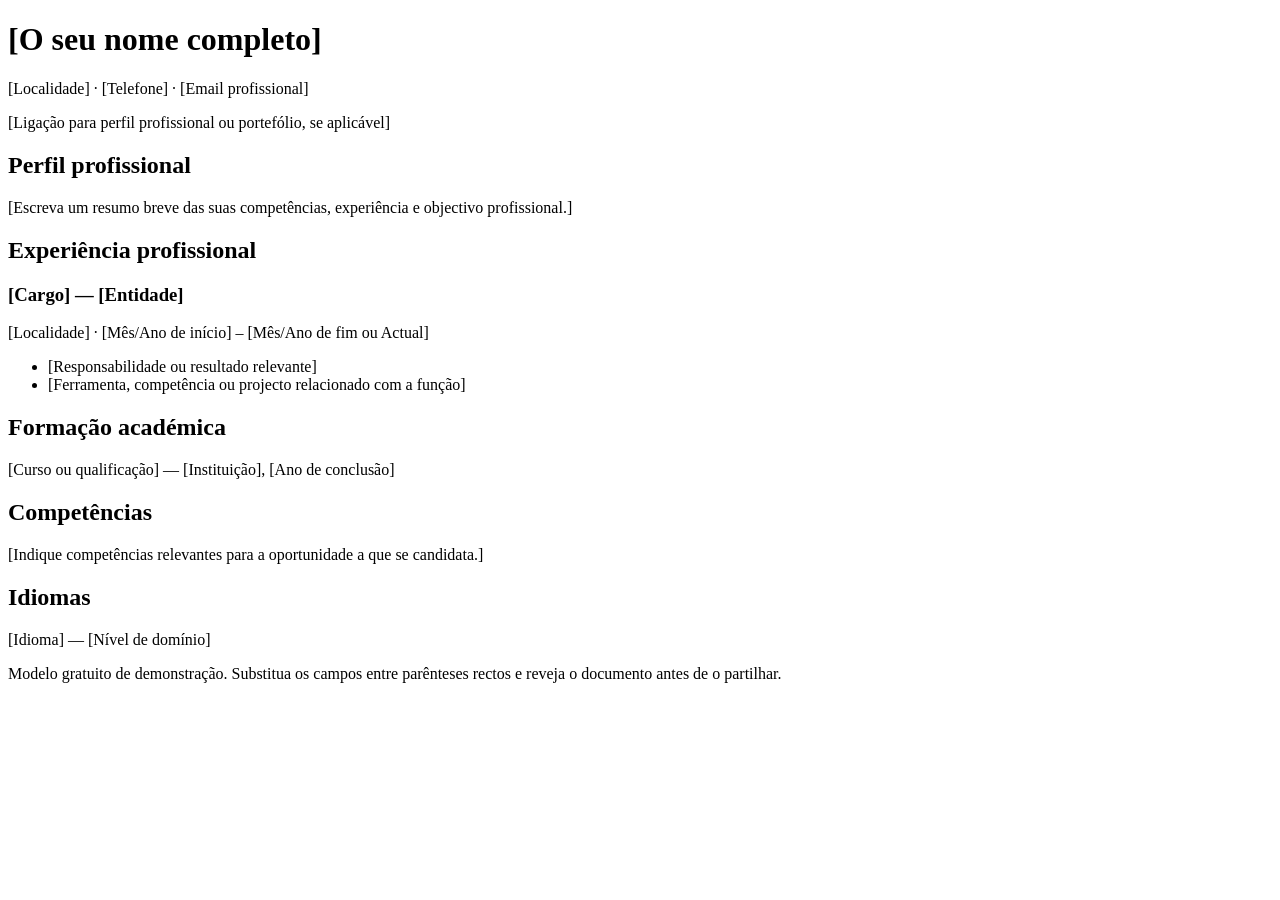
<file: static/downloads/modelo-cv-base.html>
<!DOCTYPE html>
<html lang="pt-PT">
<head>
  <meta charset="utf-8">
  <meta name="viewport" content="width=device-width, initial-scale=1">
  <title>Modelo base de currículo</title>
</head>
<body>
  <header>
    <h1>[O seu nome completo]</h1>
    <p>[Localidade] · [Telefone] · [Email profissional]</p>
    <p>[Ligação para perfil profissional ou portefólio, se aplicável]</p>
  </header>
  <main>
    <section>
      <h2>Perfil profissional</h2>
      <p>[Escreva um resumo breve das suas competências, experiência e objectivo profissional.]</p>
    </section>
    <section>
      <h2>Experiência profissional</h2>
      <article>
        <h3>[Cargo] — [Entidade]</h3>
        <p>[Localidade] · [Mês/Ano de início] – [Mês/Ano de fim ou Actual]</p>
        <ul>
          <li>[Responsabilidade ou resultado relevante]</li>
          <li>[Ferramenta, competência ou projecto relacionado com a função]</li>
        </ul>
      </article>
    </section>
    <section>
      <h2>Formação académica</h2>
      <p>[Curso ou qualificação] — [Instituição], [Ano de conclusão]</p>
    </section>
    <section>
      <h2>Competências</h2>
      <p>[Indique competências relevantes para a oportunidade a que se candidata.]</p>
    </section>
    <section>
      <h2>Idiomas</h2>
      <p>[Idioma] — [Nível de domínio]</p>
    </section>
  </main>
  <footer>
    <p>Modelo gratuito de demonstração. Substitua os campos entre parênteses rectos e reveja o documento antes de o partilhar.</p>
  </footer>
</body>
</html>
</file>
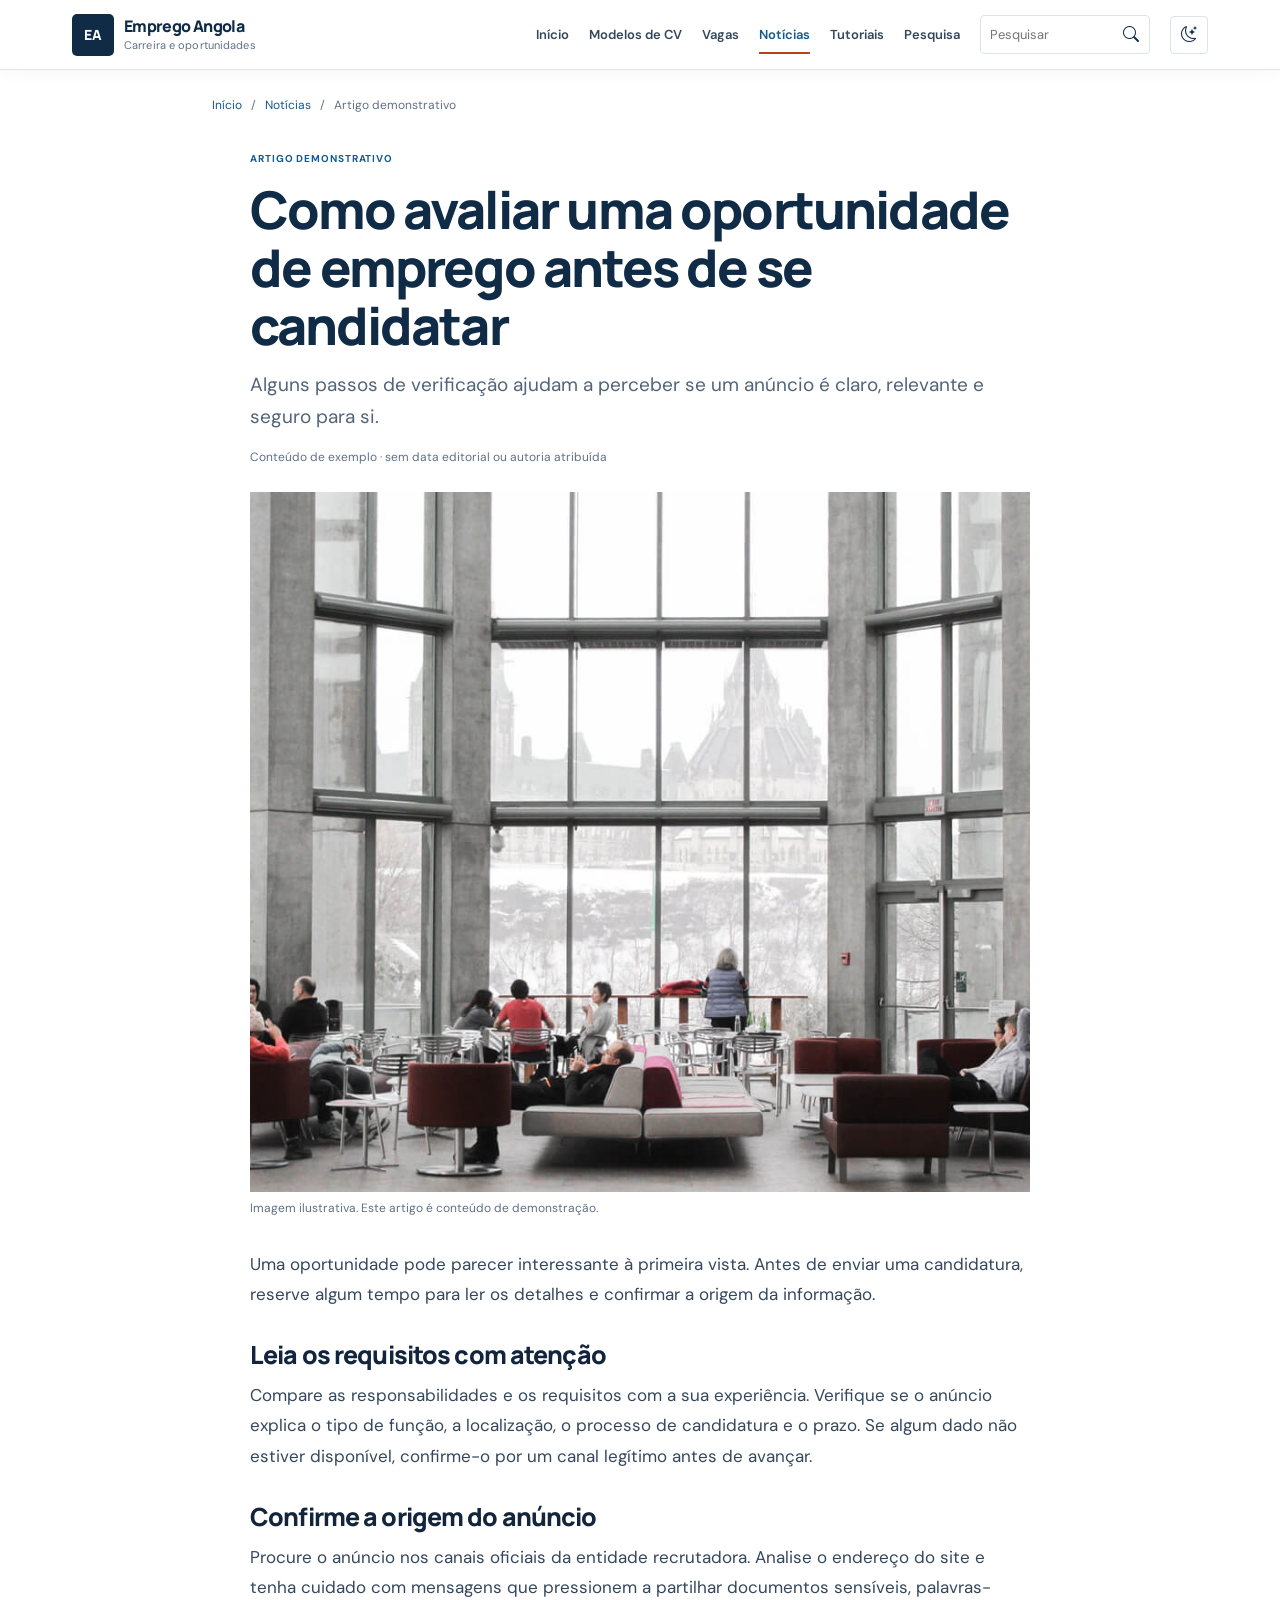
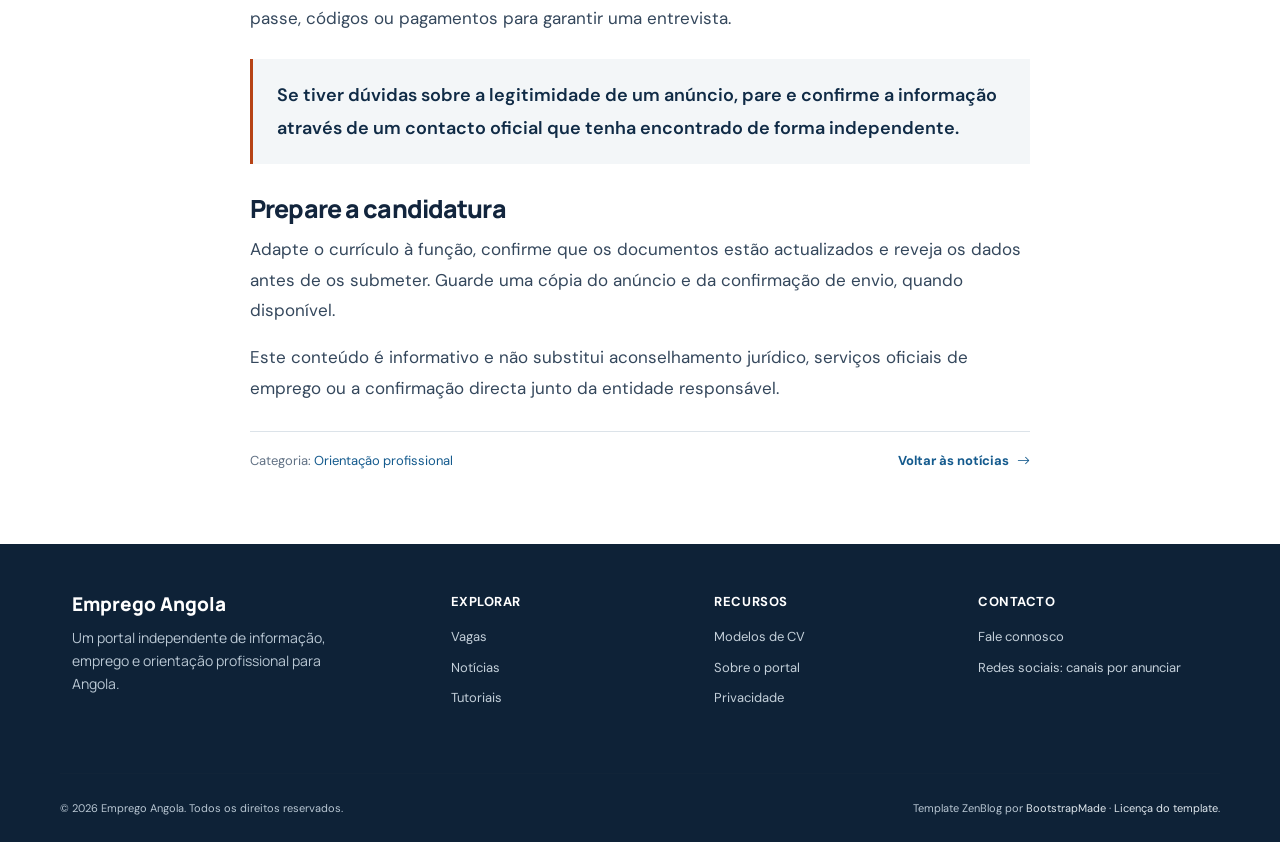
<file: templates/pages/single-post.html>
<!DOCTYPE html>
<html lang="pt-PT">
<head>
  <meta charset="utf-8">
  <meta name="viewport" content="width=device-width, initial-scale=1">
  <meta name="description" content="Orientações para avaliar anúncios de emprego e preparar candidaturas com cuidado.">
  <title>Como avaliar uma oportunidade de emprego | Emprego Angola</title>
  <link rel="icon" href="/static/img/favicon.png">
  <link rel="preconnect" href="https://fonts.googleapis.com"><link rel="preconnect" href="https://fonts.gstatic.com" crossorigin>
  <link href="https://fonts.googleapis.com/css2?family=DM+Sans:wght@400;500;600;700&family=Manrope:wght@500;600;700;800&display=swap" rel="stylesheet">
  <link href="/static/vendor/bootstrap/css/bootstrap.min.css" rel="stylesheet"><link href="/static/vendor/bootstrap-icons/bootstrap-icons.css" rel="stylesheet"><link href="/static/css/main.css" rel="stylesheet"><link href="/static/css/portal.css" rel="stylesheet">
</head>
<body class="portal-page">
  <a class="skip-link" href="#conteudo">Saltar para o conteúdo</a>
  <header id="header" class="header sticky-top"><div class="container header-inner">
    <a href="/" class="logo" aria-label="Emprego Angola — página inicial"><span class="logo-mark" aria-hidden="true">EA</span><span class="logo-copy"><strong class="sitename">Emprego Angola</strong><small>Carreira e oportunidades</small></span></a>
    <nav id="navmenu" class="navmenu" aria-label="Navegação principal"><ul><li><a href="/">Início</a></li><li><a href="/sobre#modelos">Modelos de CV</a></li><li><a href="/vagas#vagas">Vagas</a></li><li><a href="/vagas#noticias" class="active" aria-current="page">Notícias</a></li><li><a href="/tutoriais">Tutoriais</a></li><li><a href="/vagas#pesquisa">Pesquisa</a></li></ul></nav>
    <form class="header-search" action="/vagas" method="get" role="search"><label class="visually-hidden" for="header-query">Pesquisar no portal</label><input id="header-query" name="q" type="search" placeholder="Pesquisar"><button type="submit" aria-label="Pesquisar"><i class="bi bi-search" aria-hidden="true"></i></button></form>
    <button class="theme-toggle" type="button" aria-label="Activar modo escuro" title="Modo escuro"><i class="bi bi-moon-stars" aria-hidden="true"></i></button>
    <button class="mobile-nav-toggle" type="button" aria-controls="navmenu" aria-expanded="false" aria-label="Abrir menu"><i class="bi bi-list" aria-hidden="true"></i></button>
  </div></header>
  <main id="conteudo" tabindex="-1">
    <div class="container article-shell">
      <nav class="breadcrumbs" aria-label="Navegação estrutural"><a href="/">Início</a><span aria-hidden="true">/</span><a href="/vagas#noticias">Notícias</a><span aria-hidden="true">/</span><span aria-current="page">Artigo demonstrativo</span></nav>
      <article class="article-page">
        <header class="article-header"><span class="content-label">Artigo demonstrativo</span><h1>Como avaliar uma oportunidade de emprego antes de se candidatar</h1><p class="article-deck">Alguns passos de verificação ajudam a perceber se um anúncio é claro, relevante e seguro para si.</p><p class="article-date">Conteúdo de exemplo · sem data editorial ou autoria atribuída</p></header>
        <figure class="article-hero"><img src="/static/img/blog/blog-inside-post.jpg" alt="Materiais de trabalho organizados sobre uma mesa" width="1200" height="700"><figcaption>Imagem ilustrativa. Este artigo é conteúdo de demonstração.</figcaption></figure>
        <div class="article-content">
          <p>Uma oportunidade pode parecer interessante à primeira vista. Antes de enviar uma candidatura, reserve algum tempo para ler os detalhes e confirmar a origem da informação.</p>
          <h2>Leia os requisitos com atenção</h2>
          <p>Compare as responsabilidades e os requisitos com a sua experiência. Verifique se o anúncio explica o tipo de função, a localização, o processo de candidatura e o prazo. Se algum dado não estiver disponível, confirme-o por um canal legítimo antes de avançar.</p>
          <h2>Confirme a origem do anúncio</h2>
          <p>Procure o anúncio nos canais oficiais da entidade recrutadora. Analise o endereço do site e tenha cuidado com mensagens que pressionem a partilhar documentos sensíveis, palavras-passe, códigos ou pagamentos para garantir uma entrevista.</p>
          <blockquote><p>Se tiver dúvidas sobre a legitimidade de um anúncio, pare e confirme a informação através de um contacto oficial que tenha encontrado de forma independente.</p></blockquote>
          <h2>Prepare a candidatura</h2>
          <p>Adapte o currículo à função, confirme que os documentos estão actualizados e reveja os dados antes de os submeter. Guarde uma cópia do anúncio e da confirmação de envio, quando disponível.</p>
          <p>Este conteúdo é informativo e não substitui aconselhamento jurídico, serviços oficiais de emprego ou a confirmação directa junto da entidade responsável.</p>
        </div>
        <footer class="article-footer"><span>Categoria: <a href="/vagas#noticias">Orientação profissional</a></span><a class="text-link" href="/vagas#noticias">Voltar às notícias <i class="bi bi-arrow-right" aria-hidden="true"></i></a></footer>
      </article>
    </div>
  </main>
  <footer id="footer" class="footer"><div class="container footer-grid"><div class="footer-about"><a href="/" class="footer-brand">Emprego Angola</a><p>Um portal independente de informação, emprego e orientação profissional para Angola.</p></div><div class="footer-links"><h2>Explorar</h2><a href="/vagas#vagas">Vagas</a><a href="/vagas#noticias">Notícias</a><a href="/tutoriais">Tutoriais</a></div><div class="footer-links"><h2>Recursos</h2><a href="/sobre#modelos">Modelos de CV</a><a href="/sobre">Sobre o portal</a><a href="/sobre#privacidade">Privacidade</a></div><div class="footer-links"><h2>Contacto</h2><a href="/contacto">Fale connosco</a><span>Redes sociais: canais por anunciar</span></div></div><div class="container copyright"><span>© <span id="current-year">2026</span> Emprego Angola. Todos os direitos reservados.</span><span>Template ZenBlog por <a href="https://bootstrapmade.com/">BootstrapMade</a> · <a href="https://bootstrapmade.com/license/">Licença do template</a>.</span></div></footer>
  <a href="#conteudo" class="scroll-top" aria-label="Voltar ao início da página"><i class="bi bi-arrow-up" aria-hidden="true"></i></a>
  <script src="/static/js/main.js"></script>
</body>
</html>
</file>
<file: static/css/portal.css>
/* Emprego Angola editorial theme — overrides for the existing ZenBlog template. */
:root {
  --default-font: "DM Sans", Arial, sans-serif;
  --heading-font: "Manrope", "DM Sans", Arial, sans-serif;
  --nav-font: "DM Sans", Arial, sans-serif;
  --background-color: #ffffff;
  --default-color: #263445;
  --heading-color: #12253d;
  --accent-color: #c94f1c;
  --surface-color: #ffffff;
  --contrast-color: #ffffff;
  --nav-color: #33465c;
  --nav-hover-color: #145a8d;
  --nav-mobile-background-color: #ffffff;
  --nav-dropdown-background-color: #ffffff;
  --nav-dropdown-color: #33465c;
  --nav-dropdown-hover-color: #145a8d;
  --portal-navy: #102b46;
  --portal-blue: #145a8d;
  --portal-orange: #b74316;
  --portal-muted: #617184;
  --portal-border: #dce3e9;
  --portal-paper: #f3f6f8;
  --portal-width: 1160px;
}

:root[data-theme="dark"] {
  --background-color: #101820;
  --default-color: #ccd6df;
  --heading-color: #edf4f8;
  --surface-color: #17232f;
  --nav-color: #cbd7e1;
  --nav-hover-color: #82bddf;
  --nav-mobile-background-color: #17232f;
  --nav-dropdown-background-color: #17232f;
  --nav-dropdown-color: #cbd7e1;
  --nav-dropdown-hover-color: #82bddf;
  --portal-navy: #edf4f8;
  --portal-blue: #82bddf;
  --portal-orange: #f07843;
  --portal-muted: #aebdc9;
  --portal-border: #314150;
  --portal-paper: #151f28;
  color-scheme: dark;
}

html {
  scroll-behavior: smooth;
  scroll-padding-top: 92px;
}

body.portal-page {
  color: var(--default-color);
  background: var(--background-color);
  font-family: var(--default-font);
  font-size: 16px;
  line-height: 1.65;
}

.portal-page h1,
.portal-page h2,
.portal-page h3,
.portal-page h4 {
  color: var(--heading-color);
  font-family: var(--heading-font);
  letter-spacing: -0.035em;
}

.portal-page a {
  color: var(--portal-blue);
}

.portal-page a:hover {
  color: var(--portal-orange);
}

.portal-page a:focus-visible,
.portal-page button:focus-visible,
.portal-page input:focus-visible {
  outline: 3px solid #e7a14b;
  outline-offset: 3px;
}

.portal-page .container {
  max-width: var(--portal-width);
}

.skip-link {
  position: fixed;
  top: 8px;
  left: 8px;
  z-index: 10000;
  padding: 10px 14px;
  transform: translateY(-150%);
  background: #ffffff;
  color: var(--portal-navy) !important;
  box-shadow: 0 2px 8px rgba(16, 43, 70, 0.2);
}

.skip-link:focus {
  transform: translateY(0);
}

.portal-page .header {
  --background-color: #ffffff;
  background: rgba(255, 255, 255, 0.98);
  border-bottom: 1px solid var(--portal-border);
  box-shadow: 0 3px 14px rgba(16, 43, 70, 0.04);
  padding: 12px 0;
}

.header-inner {
  display: flex;
  align-items: center;
  justify-content: space-between;
  gap: 20px;
}

.portal-page .logo {
  display: inline-flex;
  align-items: center;
  gap: 10px;
  flex: 0 0 auto;
  color: var(--portal-navy);
}

.portal-page .logo-mark {
  display: grid;
  width: 42px;
  height: 42px;
  place-items: center;
  border-radius: 5px;
  background: var(--portal-navy);
  color: #ffffff;
  font: 800 14px/1 var(--heading-font);
  letter-spacing: 0;
}

.portal-page .logo-copy {
  display: grid;
  line-height: 1.2;
}

.portal-page .logo-copy strong {
  color: var(--portal-navy);
  font: 800 16px/1.2 var(--heading-font);
  letter-spacing: -0.04em;
}

.portal-page .logo-copy small {
  margin-top: 3px;
  color: var(--portal-muted);
  font-size: 11px;
  letter-spacing: 0.01em;
}

.portal-page .navmenu {
  margin-left: auto;
}

.portal-page .navmenu a,
.portal-page .navmenu a:focus {
  color: var(--nav-color);
  font-size: 13px;
  font-weight: 600;
  padding: 12px 10px;
}

.portal-page .navmenu a:hover,
.portal-page .navmenu a.active,
.portal-page .navmenu a[aria-current="page"] {
  color: var(--portal-blue);
}

.portal-page .navmenu a.active::after {
  position: absolute;
  right: 10px;
  bottom: 3px;
  left: 10px;
  height: 2px;
  background: var(--portal-orange);
  content: "";
}

.header-search {
  display: flex;
  align-items: center;
  width: 170px;
  border: 1px solid var(--portal-border);
  border-radius: 4px;
  background: #ffffff;
}

.header-search input {
  min-width: 0;
  width: 100%;
  padding: 8px 9px;
  border: 0;
  background: transparent;
  color: var(--default-color);
  font: inherit;
  font-size: 13px;
}

.header-search button {
  display: grid;
  width: 36px;
  height: 36px;
  flex: 0 0 auto;
  place-items: center;
  border: 0;
  background: transparent;
  color: var(--portal-navy);
}

.theme-toggle {
  display: grid;
  width: 38px;
  height: 38px;
  flex: 0 0 auto;
  place-items: center;
  border: 1px solid var(--portal-border);
  border-radius: 4px;
  background: #ffffff;
  color: var(--portal-navy);
  cursor: pointer;
  transition: background-color 160ms ease, color 160ms ease, border-color 160ms ease;
}

.theme-toggle:hover {
  border-color: var(--portal-blue);
  color: var(--portal-blue);
}

.mobile-nav-toggle {
  display: none;
  border: 0;
  background: transparent;
}

.hero-editorial {
  padding: 54px 0 40px;
  background: var(--portal-paper);
}

.hero-grid {
  display: grid;
  grid-template-columns: 0.95fr 1.05fr;
  align-items: center;
  gap: clamp(32px, 6vw, 82px);
}

.hero-copy {
  padding: 20px 0 30px;
}

.eyebrow {
  margin: 0 0 12px;
  color: var(--portal-blue);
  font-size: 11px;
  font-weight: 700;
  letter-spacing: 0.12em;
  line-height: 1.4;
  text-transform: uppercase;
}

.hero-copy h1,
.page-intro h1 {
  max-width: 640px;
  margin: 0 0 18px;
  color: var(--portal-navy);
  font-size: clamp(38px, 5vw, 62px);
  font-weight: 800;
  line-height: 1.08;
}

.hero-copy h1 em {
  color: var(--portal-blue);
  font-style: normal;
}

.hero-intro {
  max-width: 500px;
  margin-bottom: 25px;
  color: #40536a;
  font-size: 18px;
}

.hero-note {
  margin: 16px 0 0;
  color: var(--portal-muted);
  font-size: 12px;
}

.hero-image img {
  display: block;
  width: 100%;
  height: clamp(400px, 48vw, 640px);
  object-fit: cover;
  object-position: center 20%;
}

.image-caption {
  display: flex;
  align-items: center;
  gap: 10px;
  padding-top: 11px;
  color: var(--portal-muted);
  font-size: 12px;
}

.caption-rule {
  width: 24px;
  height: 2px;
  background: var(--portal-orange);
}

.button {
  display: inline-flex;
  align-items: center;
  justify-content: center;
  gap: 9px;
  min-height: 46px;
  padding: 11px 18px;
  border: 1px solid transparent;
  border-radius: 4px;
  font: 700 14px/1.3 var(--default-font);
  text-decoration: none;
  transition: background-color 160ms ease, color 160ms ease, border-color 160ms ease;
}

.button-primary {
  background: var(--portal-orange);
  color: #ffffff !important;
}

.button-primary:hover {
  background: #a93c13;
  color: #ffffff !important;
}

.button-outline {
  border-color: var(--portal-blue);
  background: #ffffff;
  color: var(--portal-blue) !important;
}

.button-outline:hover {
  background: var(--portal-blue);
  color: #ffffff !important;
}

.button-light {
  background: #ffffff;
  color: var(--portal-navy) !important;
}

.button-light:hover {
  background: #e8eef3;
  color: var(--portal-navy) !important;
}

.job-search {
  position: relative;
  display: grid;
  grid-template-columns: minmax(210px, 1fr) minmax(220px, 1.2fr) auto;
  align-items: center;
  gap: 18px;
  margin-top: 34px;
  padding: 19px 22px;
  border: 1px solid var(--portal-border);
  background: #ffffff;
  box-shadow: 0 10px 24px rgba(16, 43, 70, 0.06);
}

.search-intro {
  display: grid;
  line-height: 1.35;
}

.search-intro strong {
  color: var(--portal-navy);
  font-size: 15px;
}

.search-intro span {
  color: var(--portal-muted);
  font-size: 12px;
}

.job-search input,
.listing-search input {
  min-height: 46px;
  width: 100%;
  padding: 10px 12px;
  border: 1px solid var(--portal-border);
  border-radius: 3px;
  color: var(--default-color);
  font: inherit;
}

.content-section {
  padding: 72px 0;
}

.content-section.section-soft {
  background: var(--portal-paper);
}

.content-section.compact-section {
  padding-top: 28px;
}

.section-heading {
  display: flex;
  align-items: end;
  justify-content: space-between;
  gap: 20px;
  margin-bottom: 24px;
}

.section-heading .eyebrow {
  margin-bottom: 6px;
}

.section-heading h2,
.about-grid h2,
.privacy-copy h2,
.contact-note h2 {
  margin: 0;
  font-size: clamp(27px, 3vw, 36px);
  font-weight: 800;
  line-height: 1.2;
}

.text-link {
  display: inline-flex;
  align-items: center;
  gap: 8px;
  color: var(--portal-blue) !important;
  font-size: 13px;
  font-weight: 700;
}

.text-link:hover {
  color: var(--portal-orange) !important;
}

.demo-note {
  margin: 0 0 20px;
  padding: 11px 14px;
  border-left: 3px solid #d99035;
  background: #fff8ec;
  color: #58421f;
  font-size: 13px;
}

.demo-note i {
  margin-right: 5px;
}

.job-list {
  display: grid;
  grid-template-columns: repeat(3, minmax(0, 1fr));
  gap: 16px;
}

.job-card {
  display: flex;
  flex-direction: column;
  min-height: 260px;
  padding: 21px;
  border: 1px solid var(--portal-border);
  background: #ffffff;
}

.job-card-heading {
  display: flex;
  align-items: center;
  justify-content: space-between;
  gap: 8px;
  margin-bottom: 14px;
}

.content-label {
  color: var(--portal-blue);
  font-size: 10px;
  font-weight: 700;
  letter-spacing: 0.09em;
  text-transform: uppercase;
}

.job-type {
  padding: 3px 7px;
  border-radius: 2px;
  background: #edf2f6;
  color: #42566b;
  font-size: 10px;
  font-weight: 600;
}

.job-card h3 {
  margin: 0 0 7px;
  font-size: 20px;
  font-weight: 700;
  line-height: 1.3;
}

.job-card h3 a {
  color: var(--portal-navy);
}

.job-company {
  margin: 0 0 14px;
  color: var(--portal-muted);
  font-size: 13px;
}

.job-company strong {
  color: var(--default-color);
}

.job-meta {
  display: grid;
  gap: 6px;
  margin: 0 0 17px;
  padding: 0;
  color: #526479;
  font-size: 12px;
  list-style: none;
}

.job-meta i {
  width: 18px;
  color: var(--portal-blue);
}

.job-card > .text-link,
.job-card > .button {
  align-self: flex-start;
  margin-top: auto;
}

.editorial-grid {
  display: grid;
  grid-template-columns: repeat(3, minmax(0, 1fr));
  gap: 22px;
}

.editorial-card {
  min-width: 0;
  background: #ffffff;
}

.card-image {
  display: block;
  overflow: hidden;
  background: #e4e9ed;
}

.card-image img {
  display: block;
  width: 100%;
  aspect-ratio: 1.55;
  object-fit: cover;
  transition: transform 250ms ease;
}

.card-image:hover img {
  transform: scale(1.025);
}

.card-body {
  padding: 18px 0 0;
}

.card-body h3 {
  margin: 8px 0;
  font-size: 20px;
  font-weight: 700;
  line-height: 1.3;
}

.card-body h3 a {
  color: var(--portal-navy);
}

.card-body p {
  margin-bottom: 12px;
  color: #526479;
  font-size: 14px;
}

.news-feature {
  display: grid;
  grid-template-columns: 1.1fr 0.9fr;
  align-items: center;
  gap: clamp(24px, 5vw, 58px);
  padding-top: 10px;
}

.news-feature img {
  display: block;
  width: 100%;
  aspect-ratio: 1.5;
  object-fit: cover;
}

.news-feature h3 {
  margin: 10px 0;
  font-size: clamp(24px, 3vw, 34px);
  font-weight: 800;
  line-height: 1.2;
}

.news-feature h3 a {
  color: var(--portal-navy);
}

.news-feature p {
  color: #526479;
}

.article-date {
  color: var(--portal-muted) !important;
  font-size: 12px !important;
}

.career-callout {
  padding: 48px 0;
  background: var(--portal-navy);
  color: #ffffff;
}

.callout-inner {
  display: flex;
  align-items: center;
  justify-content: space-between;
  gap: 32px;
}

.callout-inner .eyebrow {
  color: #b7d3e6;
}

.callout-inner h2 {
  max-width: 650px;
  margin: 0 0 10px;
  color: #ffffff;
  font-size: clamp(26px, 3vw, 36px);
  font-weight: 800;
}

.callout-inner p:not(.eyebrow) {
  max-width: 630px;
  margin: 0;
  color: #d9e3eb;
}

.page-intro {
  padding: 60px 0 42px;
  background: var(--portal-paper);
}

.page-intro h1 {
  max-width: 850px;
  font-size: clamp(34px, 4vw, 50px);
}

.page-intro p:not(.eyebrow) {
  max-width: 750px;
  margin-bottom: 0;
  color: #526479;
  font-size: 17px;
}

.listing-search {
  max-width: 720px;
  margin-bottom: 34px;
}

.listing-search label {
  display: block;
  margin-bottom: 8px;
  color: var(--portal-navy);
  font-size: 14px;
  font-weight: 700;
}

.listing-search > div {
  display: flex;
  gap: 10px;
}

.search-status {
  min-height: 1px;
  color: #526479;
  font-size: 14px;
}

.listing-heading {
  margin-top: 12px;
}

.about-grid {
  display: grid;
  grid-template-columns: 1fr 0.9fr;
  align-items: center;
  gap: 54px;
}

.about-grid h2 {
  margin-bottom: 16px;
}

.about-grid img {
  display: block;
  width: 100%;
  aspect-ratio: 1.25;
  object-fit: cover;
}

.section-lead {
  max-width: 730px;
  margin: -8px 0 28px;
  color: #526479;
}

.cv-grid {
  display: grid;
  grid-template-columns: minmax(0, 760px);
}

.cv-card {
  display: grid;
  grid-template-columns: minmax(180px, 0.65fr) 1fr;
  align-items: center;
  gap: 30px;
  padding: 26px;
  border: 1px solid var(--portal-border);
  background: #ffffff;
}

.cv-preview {
  min-height: 235px;
  padding: 24px 20px;
  border: 1px solid #d8dfe5;
  background: #ffffff;
  box-shadow: 0 6px 16px rgba(16, 43, 70, 0.08);
}

.cv-preview-header {
  width: 52%;
  height: 12px;
  margin-bottom: 18px;
  background: #193d5c;
}

.cv-preview-line,
.cv-preview-heading {
  width: 70%;
  height: 5px;
  margin: 9px 0;
  background: #d9e0e6;
}

.cv-preview-line.wide {
  width: 100%;
}

.cv-preview-heading {
  width: 42%;
  height: 7px;
  margin-top: 20px;
  background: #8da7bb;
}

.cv-card h3 {
  margin: 6px 0;
  font-size: 23px;
  font-weight: 800;
}

.cv-card p {
  color: #526479;
  font-size: 14px;
}

.privacy-copy {
  max-width: 820px;
}

.privacy-copy h2 {
  margin-bottom: 15px;
}

.guide-layout {
  display: grid;
  grid-template-columns: 230px minmax(0, 1fr);
  align-items: start;
  gap: 48px;
}

.guide-index {
  position: sticky;
  top: 100px;
  display: grid;
  gap: 12px;
  padding: 20px;
  border-left: 2px solid var(--portal-blue);
  background: var(--portal-paper);
}

.guide-index h2 {
  margin: 0 0 2px;
  font-size: 16px;
  font-weight: 800;
}

.guide-index a {
  color: #40536a;
  font-size: 13px;
}

.guide-content {
  max-width: 780px;
}

.guide-article {
  padding: 0 0 30px;
  margin: 0 0 34px;
  border-bottom: 1px solid var(--portal-border);
  scroll-margin-top: 100px;
}

.guide-article h2 {
  margin: 7px 0 13px;
  font-size: 27px;
  font-weight: 800;
}

.guide-article p,
.guide-article li {
  color: #40536a;
}

.guide-article li {
  padding: 3px 0 3px 4px;
}

.article-shell {
  max-width: 880px !important;
  padding-top: 26px;
  padding-bottom: 72px;
}

.breadcrumbs {
  display: flex;
  flex-wrap: wrap;
  gap: 9px;
  margin-bottom: 28px;
  color: var(--portal-muted);
  font-size: 12px;
}

.breadcrumbs a {
  color: var(--portal-blue);
}

.article-page {
  max-width: 780px;
  margin: 0 auto;
}

.article-header h1 {
  margin: 10px 0 14px;
  color: var(--portal-navy);
  font-size: clamp(34px, 4.5vw, 52px);
  font-weight: 800;
  line-height: 1.12;
}

.article-deck {
  color: #526479;
  font-size: 19px;
}

.article-header .article-date {
  margin: 16px 0;
}

.article-hero {
  margin: 24px 0 30px;
}

.article-hero img {
  width: 100%;
  aspect-ratio: 1.65;
  object-fit: cover;
}

.article-hero figcaption {
  padding-top: 7px;
  color: var(--portal-muted);
  font-size: 12px;
}

.article-content {
  color: #34475c;
  font-size: 17px;
  line-height: 1.8;
}

.article-content h2 {
  margin: 30px 0 10px;
  font-size: 25px;
  font-weight: 800;
}

.article-content blockquote {
  margin: 26px 0;
  padding: 20px 24px;
  border-left: 3px solid var(--portal-orange);
  background: var(--portal-paper);
  color: var(--portal-navy);
  font-size: 18px;
  font-weight: 600;
}

.article-content blockquote p {
  margin: 0;
}

.article-footer {
  display: flex;
  justify-content: space-between;
  gap: 20px;
  padding-top: 18px;
  margin-top: 28px;
  border-top: 1px solid var(--portal-border);
  color: var(--portal-muted);
  font-size: 13px;
}

.contact-layout {
  display: grid;
  grid-template-columns: repeat(2, minmax(0, 1fr));
  gap: 20px;
}

.contact-note {
  padding: 28px;
  border: 1px solid var(--portal-border);
  background: #ffffff;
}

.contact-icon {
  display: grid;
  width: 44px;
  height: 44px;
  margin-bottom: 18px;
  place-items: center;
  border-radius: 50%;
  background: #edf3f7;
  color: var(--portal-blue);
  font-size: 20px;
}

.contact-note h2 {
  margin-bottom: 12px;
  font-size: 22px;
}

.contact-note p {
  color: #526479;
}

.contact-methods {
  display: grid;
  gap: 16px;
  margin-top: 24px;
}

.contact-methods p {
  display: flex;
  align-items: flex-start;
  gap: 12px;
  margin: 0;
}

.contact-methods > p > i {
  margin-top: 3px;
  color: var(--portal-blue);
  font-size: 18px;
}

.contact-methods span {
  display: grid;
  gap: 2px;
}

.contact-methods strong,
.contact-form-field label {
  color: var(--heading-color);
  font-weight: 700;
}

.contact-form {
  display: grid;
  gap: 16px;
}

.contact-form-field {
  display: grid;
  gap: 6px;
}

.contact-form-field input,
.contact-form-field textarea {
  width: 100%;
  padding: 10px 12px;
  border: 1px solid var(--portal-border);
  border-radius: 4px;
  background: var(--background-color);
  color: var(--default-color);
  font: inherit;
}

.contact-form-field textarea {
  min-height: 130px;
  resize: vertical;
}

.contact-form-field input:focus,
.contact-form-field textarea:focus {
  border-color: var(--portal-blue);
  outline: 2px solid color-mix(in srgb, var(--portal-blue), transparent 75%);
  outline-offset: 1px;
}

.contact-form .button {
  justify-self: start;
}

.contact-note .contact-form-disclaimer {
  margin: 14px 0 0;
  color: var(--portal-muted);
  font-size: 12px;
}

.footer {
  padding-top: 48px;
  background: #0e2237;
  color: #d2dce5;
  font-size: 13px;
}

.footer-grid {
  display: grid;
  grid-template-columns: 1.5fr repeat(3, 1fr);
  gap: 34px;
  padding-bottom: 34px;
}

.footer-brand {
  display: inline-block;
  margin-bottom: 10px;
  color: #ffffff !important;
  font: 800 19px/1.3 var(--heading-font);
}

.footer-about p {
  max-width: 285px;
  color: #bac8d4;
  font-size: 13px;
}

.footer-links {
  display: grid;
  align-content: start;
  gap: 9px;
}

.footer-links h2 {
  margin: 2px 0 7px;
  color: #ffffff;
  font: 700 13px/1.3 var(--default-font);
  letter-spacing: 0.04em;
  text-transform: uppercase;
}

.footer-links a,
.footer-links span {
  color: #c4d0da;
  font-size: 13px;
}

.footer-links a:hover,
.copyright a:hover {
  color: #ffffff;
}

.copyright {
  display: flex;
  justify-content: space-between;
  gap: 16px;
  padding-top: 17px;
  padding-bottom: 20px;
  border-top: 1px solid rgba(255, 255, 255, 0.15);
  color: #b9c7d3;
  font-size: 11px;
}

.copyright a {
  color: #e0e8ee;
}

.portal-page .scroll-top {
  display: grid;
  place-items: center;
  border-radius: 3px;
  background: var(--portal-blue);
}

.portal-page .scroll-top:hover {
  background: var(--portal-orange);
}

[hidden] {
  display: none !important;
}

:root[data-theme="dark"] body.portal-page {
  background: var(--background-color);
}

:root[data-theme="dark"] .career-callout {
  background: #17232f;
}

:root[data-theme="dark"] .career-callout .button-light {
  background: #edf4f8;
  color: #102b46 !important;
}

:root[data-theme="dark"] .career-callout .button-light:hover {
  background: #d9e7f0;
  color: #102b46 !important;
}

:root[data-theme="dark"] .portal-page .header {
  --background-color: #101820;
  background-color: #101820;
  border-bottom-color: var(--portal-border);
  box-shadow: 0 3px 14px rgba(0, 0, 0, 0.18);
}

:root[data-theme="dark"] .portal-page .logo-mark,
:root[data-theme="dark"] .theme-toggle,
:root[data-theme="dark"] .header-search,
:root[data-theme="dark"] .job-search,
:root[data-theme="dark"] .job-card,
:root[data-theme="dark"] .editorial-card,
:root[data-theme="dark"] .cv-card,
:root[data-theme="dark"] .cv-preview,
:root[data-theme="dark"] .contact-note,
:root[data-theme="dark"] .guide-index {
  background: var(--surface-color);
  border-color: var(--portal-border);
}

:root[data-theme="dark"] .portal-page .logo-copy strong,
:root[data-theme="dark"] .portal-page .navmenu a,
:root[data-theme="dark"] .search-intro strong,
:root[data-theme="dark"] .job-card h3 a,
:root[data-theme="dark"] .card-body h3 a,
:root[data-theme="dark"] .news-feature h3 a,
:root[data-theme="dark"] .job-company strong,
:root[data-theme="dark"] .listing-search label {
  color: var(--heading-color);
}

:root[data-theme="dark"] .header-search input,
:root[data-theme="dark"] .job-search input,
:root[data-theme="dark"] .listing-search input,
:root[data-theme="dark"] .theme-toggle,
:root[data-theme="dark"] .mobile-nav-toggle {
  color: var(--default-color);
}

:root[data-theme="dark"] .header-search input,
:root[data-theme="dark"] .job-search input,
:root[data-theme="dark"] .listing-search input {
  background: #17232f;
  border-color: var(--portal-border);
}

:root[data-theme="dark"] .hero-intro,
:root[data-theme="dark"] .search-intro span,
:root[data-theme="dark"] .job-company,
:root[data-theme="dark"] .job-meta,
:root[data-theme="dark"] .card-body p,
:root[data-theme="dark"] .news-feature p,
:root[data-theme="dark"] .page-intro p:not(.eyebrow),
:root[data-theme="dark"] .section-lead,
:root[data-theme="dark"] .cv-card p,
:root[data-theme="dark"] .guide-article p,
:root[data-theme="dark"] .guide-article li,
:root[data-theme="dark"] .article-deck,
:root[data-theme="dark"] .article-content,
:root[data-theme="dark"] .contact-note p,
:root[data-theme="dark"] .guide-index a {
  color: #b5c3cf;
}

:root[data-theme="dark"] .demo-note {
  background: #33291c;
  color: #efd6ad;
  border-left-color: #f07843;
}

:root[data-theme="dark"] .job-type {
  background: #263746;
  color: #cad6df;
}

:root[data-theme="dark"] .button-outline {
  background: #17232f;
}

:root[data-theme="dark"] .article-content blockquote {
  background: #17232f;
  color: #edf4f8;
}

:root[data-theme="dark"] .skip-link {
  background: #17232f;
  color: #edf4f8 !important;
}

:root[data-theme="dark"] .portal-page .logo-mark {
  background: #82bddf;
  color: #101820;
}

:root[data-theme="dark"] .portal-page .theme-toggle {
  background: #17232f;
  color: #cbd7e1;
}

@media (max-width: 1199px) {
  .header-inner {
    gap: 12px;
  }

  .portal-page .logo {
    order: 1;
  }

  .portal-page .navmenu {
    order: 3;
  }

  .header-search {
    order: 2;
    margin-left: auto;
  }

  .theme-toggle {
    order: 3;
  }

  .mobile-nav-toggle {
    display: grid;
    width: 42px;
    height: 42px;
    order: 4;
    place-items: center;
    color: var(--portal-navy);
    font-size: 25px;
    cursor: pointer;
  }

  .portal-page .navmenu ul {
    top: 72px;
  }
}

@media (max-width: 900px) {
  .hero-grid {
    grid-template-columns: 1fr 0.9fr;
    gap: 28px;
  }

  .job-list,
  .editorial-grid {
    grid-template-columns: repeat(2, minmax(0, 1fr));
  }

  .job-card:last-child,
  .editorial-card:last-child {
    grid-column: span 2;
  }

  .footer-grid {
    grid-template-columns: repeat(2, minmax(0, 1fr));
  }
}

@media (max-width: 650px) {
  html {
    scroll-padding-top: 76px;
  }

  .portal-page .header {
    padding: 9px 0;
  }

  .portal-page .container {
    padding-right: 20px;
    padding-left: 20px;
  }

  .portal-page .logo-mark {
    width: 38px;
    height: 38px;
  }

  .portal-page .logo-copy strong {
    font-size: 14px;
  }

  .portal-page .logo-copy small {
    font-size: 10px;
  }

  .header-search {
    display: none;
  }

  .hero-editorial {
    padding-top: 34px;
  }

  .hero-grid {
    grid-template-columns: 1fr;
    gap: 22px;
  }

  .hero-copy {
    padding: 0;
  }

  .hero-copy h1 {
    font-size: clamp(36px, 10vw, 48px);
  }

  .hero-intro {
    font-size: 16px;
  }

  .job-search {
    grid-template-columns: 1fr;
    gap: 11px;
    margin-top: 24px;
    padding: 17px;
  }

  .job-search .button {
    width: 100%;
  }

  .content-section {
    padding: 50px 0;
  }

  .section-heading {
    align-items: flex-start;
    flex-direction: column;
    gap: 12px;
  }

  .job-list,
  .editorial-grid,
  .news-feature,
  .about-grid,
  .contact-layout,
  .guide-layout {
    grid-template-columns: 1fr;
  }

  .job-card:last-child,
  .editorial-card:last-child {
    grid-column: auto;
  }

  .news-feature {
    gap: 20px;
  }

  .callout-inner {
    align-items: flex-start;
    flex-direction: column;
  }

  .page-intro {
    padding: 42px 0 32px;
  }

  .listing-search > div {
    flex-direction: column;
  }

  .cv-card {
    grid-template-columns: 1fr;
    padding: 18px;
  }

  .cv-preview {
    min-height: 190px;
  }

  .guide-index {
    position: static;
  }

  .article-shell {
    padding-top: 20px;
    padding-bottom: 48px;
  }

  .article-header h1 {
    font-size: 36px;
  }

  .article-content {
    font-size: 16px;
  }

  .article-footer {
    align-items: flex-start;
    flex-direction: column;
  }

  .footer-grid {
    grid-template-columns: 1fr 1fr;
    gap: 26px 18px;
  }

  .footer-about {
    grid-column: span 2;
  }

  .copyright {
    align-items: flex-start;
    flex-direction: column;
    gap: 5px;
  }
}

@media (prefers-reduced-motion: reduce) {
  *,
  *::before,
  *::after {
    scroll-behavior: auto !important;
    transition-duration: 0.01ms !important;
  }
}
</file>
<file: static/css/main.css>
/**
* Template Name: ZenBlog
* Template URL: https://bootstrapmade.com/zenblog-bootstrap-blog-template/
* Updated: Aug 08 2024 with Bootstrap v5.3.3
* Author: BootstrapMade.com
* License: https://bootstrapmade.com/license/
*/

/*--------------------------------------------------------------
# Font & Color Variables
# Help: https://bootstrapmade.com/color-system/
--------------------------------------------------------------*/
/* Fonts */
:root {
  --default-font: "EB Garamond",  system-ui, -apple-system, "Segoe UI", Roboto, "Helvetica Neue", Arial, "Noto Sans", "Liberation Sans", sans-serif, "Apple Color Emoji", "Segoe UI Emoji", "Segoe UI Symbol", "Noto Color Emoji";
  --heading-font: "EB Garamond",  sans-serif;
  --nav-font: "Inter",  sans-serif;
}

/* Global Colors - The following color variables are used throughout the website. Updating them here will change the color scheme of the entire website */
:root { 
  --background-color: #ffffff; /* Background color for the entire website, including individual sections */
  --default-color: #212529; /* Default color used for the majority of the text content across the entire website */
  --heading-color: #535353; /* Color for headings, subheadings and title throughout the website */
  --accent-color: #465367; /* Accent color that represents your brand on the website. It's used for buttons, links, and other elements that need to stand out */
  --surface-color: #ffffff; /* The surface color is used as a background of boxed elements within sections, such as cards, icon boxes, or other elements that require a visual separation from the global background. */
  --contrast-color: #ffffff; /* Contrast color for text, ensuring readability against backgrounds of accent, heading, or default colors. */
}

/* Nav Menu Colors - The following color variables are used specifically for the navigation menu. They are separate from the global colors to allow for more customization options */
:root {
  --nav-color: #6a6a6a;  /* The default color of the main navmenu links */
  --nav-hover-color: #465367; /* Applied to main navmenu links when they are hovered over or active */
  --nav-mobile-background-color: #ffffff; /* Used as the background color for mobile navigation menu */
  --nav-dropdown-background-color: #ffffff; /* Used as the background color for dropdown items that appear when hovering over primary navigation items */
  --nav-dropdown-color: #6a6a6a; /* Used for navigation links of the dropdown items in the navigation menu. */
  --nav-dropdown-hover-color: #465367; /* Similar to --nav-hover-color, this color is applied to dropdown navigation links when they are hovered over. */
}

/* Color Presets - These classes override global colors when applied to any section or element, providing reuse of the sam color scheme. */

.light-background {
  --background-color: #f9f9f9;
  --surface-color: #ffffff;
}

.dark-background {
  --background-color: #060606;
  --default-color: #ffffff;
  --heading-color: #ffffff;
  --surface-color: #252525;
  --contrast-color: #ffffff;
}

/* Smooth scroll */
:root {
  scroll-behavior: smooth;
}

/*--------------------------------------------------------------
# General Styling & Shared Classes
--------------------------------------------------------------*/
body {
  color: var(--default-color);
  background-color: var(--background-color);
  font-family: var(--default-font);
}

a {
  color: var(--accent-color);
  text-decoration: none;
  transition: 0.3s;
}

a:hover {
  color: color-mix(in srgb, var(--accent-color), transparent 25%);
  text-decoration: none;
}

h1,
h2,
h3,
h4,
h5,
h6 {
  color: var(--heading-color);
  font-family: var(--heading-font);
}

/* PHP Email Form Messages
------------------------------*/
.php-email-form .error-message {
  display: none;
  background: #df1529;
  color: #ffffff;
  text-align: left;
  padding: 15px;
  margin-bottom: 24px;
  font-weight: 600;
}

.php-email-form .sent-message {
  display: none;
  color: #ffffff;
  background: #059652;
  text-align: center;
  padding: 15px;
  margin-bottom: 24px;
  font-weight: 600;
}

.php-email-form .loading {
  display: none;
  background: var(--surface-color);
  text-align: center;
  padding: 15px;
  margin-bottom: 24px;
}

.php-email-form .loading:before {
  content: "";
  display: inline-block;
  border-radius: 50%;
  width: 24px;
  height: 24px;
  margin: 0 10px -6px 0;
  border: 3px solid var(--accent-color);
  border-top-color: var(--surface-color);
  animation: php-email-form-loading 1s linear infinite;
}

@keyframes php-email-form-loading {
  0% {
    transform: rotate(0deg);
  }

  100% {
    transform: rotate(360deg);
  }
}

/*--------------------------------------------------------------
# Global Header
--------------------------------------------------------------*/
.header {
  --background-color: #f2f2f2;
  color: var(--default-color);
  background-color: var(--background-color);
  padding: 10px 0;
  transition: all 0.5s;
  z-index: 997;
}

.header .logo {
  line-height: 1;
}

.header .logo img {
  max-height: 36px;
  margin-right: 8px;
}

.header .logo h1 {
  font-size: 30px;
  margin: 0;
  font-weight: 500;
  color: var(--heading-color);
}

.header .header-social-links {
  padding-right: 15px;
}

.header .header-social-links a {
  color: color-mix(in srgb, var(--default-color), transparent 40%);
  padding-left: 6px;
  display: inline-block;
  transition: 0.3s;
  font-size: 16px;
}

.header .header-social-links a:hover {
  color: var(--accent-color);
}

.header .header-social-links a i {
  line-height: 0px;
}

@media (max-width: 1200px) {
  .header .logo {
    order: 1;
  }

  .header .header-social-links {
    order: 2;
  }

  .header .navmenu {
    order: 3;
  }
}

/*--------------------------------------------------------------
# Navigation Menu
--------------------------------------------------------------*/
/* Navmenu - Desktop */
@media (min-width: 1200px) {
  .navmenu {
    padding: 0;
  }

  .navmenu ul {
    margin: 0;
    padding: 0;
    display: flex;
    list-style: none;
    align-items: center;
  }

  .navmenu li {
    position: relative;
  }

  .navmenu a,
  .navmenu a:focus {
    color: var(--nav-color);
    padding: 18px 15px;
    font-size: 14px;
    font-family: var(--nav-font);
    font-weight: 400;
    display: flex;
    align-items: center;
    justify-content: space-between;
    white-space: nowrap;
    transition: 0.3s;
  }

  .navmenu a i,
  .navmenu a:focus i {
    font-size: 12px;
    line-height: 0;
    margin-left: 5px;
    transition: 0.3s;
  }

  .navmenu li:last-child a {
    padding-right: 0;
  }

  .navmenu li:hover>a,
  .navmenu .active,
  .navmenu .active:focus {
    color: var(--nav-hover-color);
  }

  .navmenu .dropdown ul {
    margin: 0;
    padding: 10px 0;
    background: var(--nav-dropdown-background-color);
    display: block;
    position: absolute;
    visibility: hidden;
    left: 14px;
    top: 130%;
    opacity: 0;
    transition: 0.3s;
    border-radius: 4px;
    z-index: 99;
    box-shadow: 0px 0px 30px rgba(0, 0, 0, 0.1);
  }

  .navmenu .dropdown ul li {
    min-width: 200px;
  }

  .navmenu .dropdown ul a {
    padding: 10px 20px;
    font-size: 15px;
    text-transform: none;
    color: var(--nav-dropdown-color);
  }

  .navmenu .dropdown ul a i {
    font-size: 12px;
  }

  .navmenu .dropdown ul a:hover,
  .navmenu .dropdown ul .active:hover,
  .navmenu .dropdown ul li:hover>a {
    color: var(--nav-dropdown-hover-color);
  }

  .navmenu .dropdown:hover>ul {
    opacity: 1;
    top: 100%;
    visibility: visible;
  }

  .navmenu .dropdown .dropdown ul {
    top: 0;
    left: -90%;
    visibility: hidden;
  }

  .navmenu .dropdown .dropdown:hover>ul {
    opacity: 1;
    top: 0;
    left: -100%;
    visibility: visible;
  }
}

/* Navmenu - Mobile */
@media (max-width: 1199px) {
  .mobile-nav-toggle {
    color: var(--nav-color);
    font-size: 28px;
    line-height: 0;
    margin-right: 10px;
    cursor: pointer;
    transition: color 0.3s;
  }

  .navmenu {
    padding: 0;
    z-index: 9997;
  }

  .navmenu ul {
    display: none;
    list-style: none;
    position: absolute;
    inset: 60px 20px 20px 20px;
    padding: 10px 0;
    margin: 0;
    border-radius: 6px;
    background-color: var(--nav-mobile-background-color);
    overflow-y: auto;
    transition: 0.3s;
    z-index: 9998;
    box-shadow: 0px 0px 30px rgba(0, 0, 0, 0.1);
  }

  .navmenu a,
  .navmenu a:focus {
    color: var(--nav-dropdown-color);
    padding: 10px 20px;
    font-family: var(--nav-font);
    font-size: 17px;
    font-weight: 500;
    display: flex;
    align-items: center;
    justify-content: space-between;
    white-space: nowrap;
    transition: 0.3s;
  }

  .navmenu a i,
  .navmenu a:focus i {
    font-size: 12px;
    line-height: 0;
    margin-left: 5px;
    width: 30px;
    height: 30px;
    display: flex;
    align-items: center;
    justify-content: center;
    border-radius: 50%;
    transition: 0.3s;
    background-color: color-mix(in srgb, var(--accent-color), transparent 90%);
  }

  .navmenu a i:hover,
  .navmenu a:focus i:hover {
    background-color: var(--accent-color);
    color: var(--contrast-color);
  }

  .navmenu a:hover,
  .navmenu .active,
  .navmenu .active:focus {
    color: var(--nav-dropdown-hover-color);
  }

  .navmenu .active i,
  .navmenu .active:focus i {
    background-color: var(--accent-color);
    color: var(--contrast-color);
    transform: rotate(180deg);
  }

  .navmenu .dropdown ul {
    position: static;
    display: none;
    z-index: 99;
    padding: 10px 0;
    margin: 10px 20px;
    background-color: var(--nav-dropdown-background-color);
    border: 1px solid color-mix(in srgb, var(--default-color), transparent 90%);
    box-shadow: none;
    transition: all 0.5s ease-in-out;
  }

  .navmenu .dropdown ul ul {
    background-color: rgba(33, 37, 41, 0.1);
  }

  .navmenu .dropdown>.dropdown-active {
    display: block;
    background-color: rgba(33, 37, 41, 0.03);
  }

  .mobile-nav-active {
    overflow: hidden;
  }

  .mobile-nav-active .mobile-nav-toggle {
    color: #fff;
    position: absolute;
    font-size: 32px;
    top: 15px;
    right: 15px;
    margin-right: 0;
    z-index: 9999;
  }

  .mobile-nav-active .navmenu {
    position: fixed;
    overflow: hidden;
    inset: 0;
    background: rgba(33, 37, 41, 0.8);
    transition: 0.3s;
  }

  .mobile-nav-active .navmenu>ul {
    display: block;
  }
}

/*--------------------------------------------------------------
# Global Footer
--------------------------------------------------------------*/
.footer {
  color: var(--default-color);
  background-color: var(--background-color);
  font-size: 14px;
  position: relative;
}

.footer .footer-top {
  padding-top: 50px;
  border-top: 1px solid color-mix(in srgb, var(--default-color), transparent 90%);
}

.footer .footer-about .logo {
  line-height: 1;
  margin-bottom: 25px;
}

.footer .footer-about .logo img {
  max-height: 40px;
  margin-right: 6px;
}

.footer .footer-about .logo span {
  color: var(--heading-color);
  font-family: var(--heading-font);
  font-size: 26px;
  font-weight: 700;
  letter-spacing: 1px;
}

.footer .footer-about p {
  font-size: 14px;
  font-family: var(--heading-font);
}

.footer .social-links a {
  display: flex;
  align-items: center;
  justify-content: center;
  width: 40px;
  height: 40px;
  border-radius: 50%;
  border: 1px solid color-mix(in srgb, var(--default-color), transparent 50%);
  font-size: 16px;
  color: color-mix(in srgb, var(--default-color), transparent 20%);
  margin-right: 10px;
  transition: 0.3s;
}

.footer .social-links a:hover {
  color: var(--accent-color);
  border-color: var(--accent-color);
}

.footer h4 {
  font-size: 16px;
  font-weight: bold;
  position: relative;
  padding-bottom: 12px;
}

.footer .footer-links {
  margin-bottom: 30px;
}

.footer .footer-links ul {
  list-style: none;
  padding: 0;
  margin: 0;
}

.footer .footer-links ul i {
  padding-right: 2px;
  font-size: 12px;
  line-height: 0;
}

.footer .footer-links ul li {
  padding: 10px 0;
  display: flex;
  align-items: center;
}

.footer .footer-links ul li:first-child {
  padding-top: 0;
}

.footer .footer-links ul a {
  color: color-mix(in srgb, var(--default-color), transparent 30%);
  display: inline-block;
  line-height: 1;
}

.footer .footer-links ul a:hover {
  color: var(--accent-color);
}

.footer .footer-contact p {
  margin-bottom: 5px;
}

.footer .copyright {
  padding: 25px 0;
  border-top: 1px solid color-mix(in srgb, var(--default-color), transparent 90%);
}

.footer .copyright p {
  margin-bottom: 0;
}

.footer .credits {
  margin-top: 8px;
  font-size: 13px;
}

.footer .credits a {
  color: var(--default-color);
}

/*--------------------------------------------------------------
# Preloader
--------------------------------------------------------------*/
#preloader {
  position: fixed;
  inset: 0;
  z-index: 999999;
  overflow: hidden;
  background: var(--background-color);
  transition: all 0.6s ease-out;
}

#preloader:before {
  content: "";
  position: fixed;
  top: calc(50% - 30px);
  left: calc(50% - 30px);
  border: 6px solid #ffffff;
  border-color: var(--accent-color) transparent var(--accent-color) transparent;
  border-radius: 50%;
  width: 60px;
  height: 60px;
  animation: animate-preloader 1.5s linear infinite;
}

@keyframes animate-preloader {
  0% {
    transform: rotate(0deg);
  }

  100% {
    transform: rotate(360deg);
  }
}

/*--------------------------------------------------------------
# Scroll Top Button
--------------------------------------------------------------*/
.scroll-top {
  position: fixed;
  visibility: hidden;
  opacity: 0;
  right: 15px;
  bottom: 15px;
  z-index: 99999;
  background-color: var(--accent-color);
  width: 40px;
  height: 40px;
  border-radius: 4px;
  transition: all 0.4s;
}

.scroll-top i {
  font-size: 24px;
  color: var(--contrast-color);
  line-height: 0;
}

.scroll-top:hover {
  background-color: color-mix(in srgb, var(--accent-color), transparent 20%);
  color: var(--contrast-color);
}

.scroll-top.active {
  visibility: visible;
  opacity: 1;
}

/*--------------------------------------------------------------
# Disable aos animation delay on mobile devices
--------------------------------------------------------------*/
@media screen and (max-width: 768px) {
  [data-aos-delay] {
    transition-delay: 0 !important;
  }
}

/*--------------------------------------------------------------
# Global Page Titles & Breadcrumbs
--------------------------------------------------------------*/
.page-title {
  color: var(--default-color);
  background-color: var(--background-color);
  padding: 25px 0;
  position: relative;
  border-bottom: 1px solid color-mix(in srgb, var(--default-color), transparent 90%);
}

.page-title h1 {
  font-size: 24px;
  font-weight: 700;
}

.page-title .breadcrumbs ol {
  display: flex;
  flex-wrap: wrap;
  list-style: none;
  padding: 0;
  margin: 0;
  font-size: 14px;
  font-weight: 400;
}

.page-title .breadcrumbs ol li+li {
  padding-left: 10px;
}

.page-title .breadcrumbs ol li+li::before {
  content: "/";
  display: inline-block;
  padding-right: 10px;
  color: color-mix(in srgb, var(--default-color), transparent 70%);
}

/*--------------------------------------------------------------
# Global Sections
--------------------------------------------------------------*/
section,
.section {
  color: var(--default-color);
  background-color: var(--background-color);
  padding: 40px 0;
  scroll-margin-top: 90px;
  overflow: clip;
}

@media (max-width: 1199px) {

  section,
  .section {
    scroll-margin-top: 66px;
  }
}

/*--------------------------------------------------------------
# Global Section Titles
--------------------------------------------------------------*/
.section-title {
  margin-bottom: 60px;
  position: relative;
}

.section-title .section-title-container {
  padding-bottom: 10px;
  border-bottom: 2px solid var(--default-color);
}

.section-title h2 {
  font-size: 40px;
  font-weight: 0;
}

.section-title p {
  margin-bottom: 0;
}

.section-title p a {
  color: var(--default-color);
  text-transform: uppercase;
  font-size: 12px;
  letter-spacing: 0.5px;
  border-bottom: 1.5px solid var(--default-color);
  font-family: var(--nav-font);
  font-weight: 500;
  padding-bottom: 2px;
}

/*--------------------------------------------------------------
# Slider Section
--------------------------------------------------------------*/
.slider {
  background-color: transparent;
}

.slider .swiper-pagination .swiper-pagination-bullet {
  background-color: color-mix(in srgb, var(--default-color) 90%, white 15%);
}

.slider .swiper-pagination .swiper-pagination-bullet-active {
  background-color: var(--accent-color);
}

.slider .swiper-wrapper {
  height: auto !important;
}

.slider .swiper-slide {
  min-height: 500px;
  position: relative;
  display: flex;
  align-items: flex-end;
  background-repeat: no-repeat;
  background-size: cover;
}

.slider .swiper-slide::before {
  content: "";
  position: absolute;
  top: 0;
  left: 0;
  width: 100%;
  height: 100%;
  background: color-mix(in srgb, var(--background-color), transparent 50%);
}

@media (max-width: 575px) {
  .slider .swiper-slide {
    min-height: 300px;
  }
}

.slider .swiper-button-prev:after,
.slider .swiper-button-next:after {
  font-size: 24px;
  color: color-mix(in srgb, var(--default-color), transparent 50%);
}

.slider .content {
  padding: 60px 80px;
  max-width: 700px;
  position: relative;
}

.slider .content a,
.slider .content h2,
.slider .content p {
  color: var(--default-color);
}

/*--------------------------------------------------------------
# Trending Category Section
--------------------------------------------------------------*/
.trending-category .post-entry {
  margin-bottom: 30px;
}

.trending-category .post-entry img {
  margin-bottom: 30px;
}

.trending-category .post-entry h2 {
  margin-bottom: 20px;
  font-size: 20px;
  font-weight: 600;
  line-height: 1.2;
}

.trending-category .post-entry h2 a {
  color: var(--heading-color);
}

.trending-category .post-entry h2 a:hover {
  text-decoration: underline;
}

.trending-category .post-entry.lg h2 {
  font-size: 40px;
  line-height: 1;
}

.trending-category .post-meta {
  font-size: 11px;
  letter-spacing: 0.07rem;
  text-transform: uppercase;
  font-weight: 600;
  color: color-mix(in srgb, var(--default-color), transparent 50%);
  margin-bottom: 10px;
}

.trending-category .custom-border {
  border-color: color-mix(in srgb, var(--default-color), transparent 90%) !important;
}

@media (max-width: 768px) {
  .trending-category .custom-border {
    border: none !important;
  }
}

.trending-category .author .photo {
  margin-right: 10px;
}

.trending-category .author .photo img {
  width: 40px;
  border-radius: 50%;
  margin-bottom: 0;
}

.trending-category .author .name h3 {
  margin: 0;
  padding: 0;
  font-size: 15px;
  font-family: var(--default-font);
}

.trending-category .trending {
  border: 1px solid color-mix(in srgb, var(--default-color), transparent 90%);
}

.trending-category .trending>h3 {
  color: var(--default-color);
  padding: 20px;
  border-bottom: 1px solid color-mix(in srgb, var(--default-color), transparent 90%);
}

.trending-category .trending .trending-post {
  padding: 0;
  margin: 0;
}

.trending-category .trending .trending-post li {
  padding: 0;
  margin: 0;
  list-style: none;
  display: block;
}

.trending-category .trending .trending-post li a {
  display: block;
  padding: 20px;
  border-bottom: 1px solid color-mix(in srgb, var(--default-color), transparent 90%);
  position: relative;
  overflow: hidden;
  z-index: 2;
}

.trending-category .trending .trending-post li a .number {
  position: absolute;
  z-index: 1;
  font-size: 5rem;
  left: -10px;
  top: -20px;
  font-weight: 700;
  font-family: var(--heading-font);
  color: color-mix(in srgb, var(--default-color), transparent 95%);
}

.trending-category .trending .trending-post li a h3 {
  font-size: 18px;
  color: var(--default-color);
  transition: 0.3s;
}

.trending-category .trending .trending-post li a .author {
  color: color-mix(in srgb, var(--default-color), transparent 50%);
  font-weight: 500;
}

.trending-category .trending .trending-post li a:hover h3 {
  color: var(--default-color);
  text-decoration: underline;
}

.trending-category .trending .trending-post li:last-child a {
  border-bottom: none;
}

/*--------------------------------------------------------------
# Culture Category Section
--------------------------------------------------------------*/
.culture-category .post-entry {
  margin-bottom: 30px;
}

.culture-category .post-entry h3 a {
  color: var(--heading-color);
  font-weight: 600;
}

.culture-category .post-entry h3 a:hover {
  text-decoration: underline;
}

.culture-category .post-entry .thumbnail {
  flex: 0 0 65%;
}

@media (max-width: 960px) {
  .culture-category .post-entry .thumbnail {
    flex: 0 0 100%;
    margin-bottom: 20px;
  }
}

.culture-category .post-entry.half .thumbnail {
  flex: 0 0 50%;
}

@media (max-width: 768px) {
  .culture-category .post-entry.half .thumbnail {
    flex: 0 0 100%;
    margin-bottom: 20px;
  }
}

.culture-category .post-entry.small-img .thumbnail {
  flex: 0 0 30%;
}

@media (max-width: 768px) {
  .culture-category .post-entry.small-img .thumbnail {
    flex: 0 0 100%;
    margin-bottom: 20px;
  }
}

.culture-category .border-bottom {
  border-color: color-mix(in srgb, var(--default-color), transparent 90%) !important;
}

.culture-category .post-meta {
  font-size: 11px;
  letter-spacing: 0.07rem;
  text-transform: uppercase;
  font-weight: 600;
  color: color-mix(in srgb, var(--default-color), transparent 50%);
  margin-bottom: 10px;
}

.culture-category .author .photo {
  margin-right: 10px;
}

.culture-category .author .photo img {
  width: 40px;
  border-radius: 50%;
  margin-bottom: 0;
}

.culture-category .author .name h3 {
  margin: 0;
  padding: 0;
  font-size: 15px;
  font-family: var(--default-font);
}

.culture-category .post-list {
  margin-bottom: 30px;
}

.culture-category .post-list img {
  margin-bottom: 30px;
}

.culture-category .post-list h2 {
  margin-bottom: 20px;
  font-size: 20px;
  font-weight: 600;
  line-height: 1.2;
}

.culture-category .post-list h2 a {
  color: var(--heading-color);
}

.culture-category .post-list h2 a:hover {
  text-decoration: underline;
}

.culture-category .post-list.lg h2 {
  font-size: 40px;
  line-height: 1;
}

/*--------------------------------------------------------------
# Business Category Section
--------------------------------------------------------------*/
.business-category .post-entry {
  margin-bottom: 30px;
}

.business-category .post-entry h3 a {
  color: var(--heading-color);
  font-weight: 600;
}

.business-category .post-entry h3 a:hover {
  text-decoration: underline;
}

.business-category .post-entry .thumbnail {
  flex: 0 0 65%;
}

@media (max-width: 960px) {
  .business-category .post-entry .thumbnail {
    flex: 0 0 100%;
    margin-bottom: 20px;
  }
}

.business-category .post-entry.half .thumbnail {
  flex: 0 0 50%;
}

@media (max-width: 768px) {
  .business-category .post-entry.half .thumbnail {
    flex: 0 0 100%;
    margin-bottom: 20px;
  }
}

.business-category .post-entry.small-img .thumbnail {
  flex: 0 0 30%;
}

@media (max-width: 768px) {
  .business-category .post-entry.small-img .thumbnail {
    flex: 0 0 100%;
    margin-bottom: 20px;
  }
}

.business-category .border-bottom {
  border-color: color-mix(in srgb, var(--default-color), transparent 90%) !important;
}

.business-category .post-meta {
  font-size: 11px;
  letter-spacing: 0.07rem;
  text-transform: uppercase;
  font-weight: 600;
  color: color-mix(in srgb, var(--default-color), transparent 50%);
  margin-bottom: 10px;
}

.business-category .author .photo {
  margin-right: 10px;
}

.business-category .author .photo img {
  width: 40px;
  border-radius: 50%;
  margin-bottom: 0;
}

.business-category .author .name h3 {
  margin: 0;
  padding: 0;
  font-size: 15px;
  font-family: var(--default-font);
}

.business-category .post-list {
  margin-bottom: 30px;
}

.business-category .post-list img {
  margin-bottom: 30px;
}

.business-category .post-list h2 {
  margin-bottom: 20px;
  font-size: 20px;
  font-weight: 600;
  line-height: 1.2;
}

.business-category .post-list h2 a {
  color: var(--heading-color);
}

.business-category .post-list h2 a:hover {
  text-decoration: underline;
}

.business-category .post-list.lg h2 {
  font-size: 40px;
  line-height: 1;
}

/*--------------------------------------------------------------
# Lifestyle Category Section
--------------------------------------------------------------*/
.lifestyle-category .post-meta {
  font-size: 11px;
  letter-spacing: 0.07rem;
  text-transform: uppercase;
  font-weight: 600;
  color: color-mix(in srgb, var(--default-color), transparent 50%);
  margin-bottom: 10px;
}

.lifestyle-category .author .photo {
  margin-right: 10px;
}

.lifestyle-category .author .photo img {
  width: 40px;
  border-radius: 50%;
  margin-bottom: 0;
}

.lifestyle-category .author .name h3 {
  margin: 0;
  padding: 0;
  font-size: 15px;
  font-family: var(--default-font);
}

.lifestyle-category .custom-border,
.lifestyle-category .border-bottom {
  border-color: color-mix(in srgb, var(--default-color), transparent 90%) !important;
}

.lifestyle-category .post-list {
  margin-bottom: 30px;
}

.lifestyle-category .post-list img {
  margin-bottom: 30px;
}

.lifestyle-category .post-list h2 {
  margin-bottom: 20px;
  font-size: 20px;
  font-weight: 600;
  line-height: 1.2;
}

.lifestyle-category .post-list h2 a {
  color: var(--heading-color);
}

.lifestyle-category .post-list h2 a:hover {
  text-decoration: underline;
}

.lifestyle-category .post-list.lg h2 {
  font-size: 40px;
  line-height: 1;
}

/*--------------------------------------------------------------
# About Section
--------------------------------------------------------------*/
.about .content .who-we-are {
  text-transform: uppercase;
  margin-bottom: 15px;
  color: color-mix(in srgb, var(--default-color), transparent 40%);
}

.about .content h3 {
  font-size: 2rem;
  font-weight: 700;
}

.about .content ul {
  list-style: none;
  padding: 0;
}

.about .content ul li {
  padding-bottom: 10px;
}

.about .content ul i {
  font-size: 1.25rem;
  margin-right: 4px;
  color: var(--accent-color);
}

.about .content p:last-child {
  margin-bottom: 0;
}

.about .content .read-more {
  background: var(--accent-color);
  color: var(--contrast-color);
  font-family: var(--heading-font);
  font-weight: 500;
  font-size: 16px;
  letter-spacing: 1px;
  padding: 12px 24px;
  border-radius: 5px;
  transition: 0.3s;
  display: inline-flex;
  align-items: center;
  justify-content: center;
}

.about .content .read-more i {
  font-size: 18px;
  margin-left: 5px;
  line-height: 0;
  transition: 0.3s;
}

.about .content .read-more:hover {
  background: color-mix(in srgb, var(--accent-color), transparent 20%);
  padding-right: 19px;
}

.about .content .read-more:hover i {
  margin-left: 10px;
}

.about .about-images img {
  border-radius: 10px;
}

/*--------------------------------------------------------------
# Team Section
--------------------------------------------------------------*/
.team .team-member {
  background-color: var(--surface-color);
  box-shadow: 0px 2px 15px rgba(0, 0, 0, 0.1);
  position: relative;
  border-radius: 5px;
  transition: 0.5s;
  padding: 30px;
  height: 100%;
}

@media (max-width: 468px) {
  .team .team-member {
    flex-direction: column;
    justify-content: center !important;
    align-items: center !important;
  }
}

.team .team-member .pic {
  overflow: hidden;
  width: 150px;
  border-radius: 50%;
  flex-shrink: 0;
}

.team .team-member .pic img {
  transition: ease-in-out 0.3s;
}

.team .team-member:hover {
  transform: translateY(-10px);
}

.team .team-member .member-info {
  padding-left: 30px;
}

@media (max-width: 468px) {
  .team .team-member .member-info {
    padding: 30px 0 0 0;
    text-align: center;
  }
}

.team .team-member h4 {
  font-weight: 700;
  margin-bottom: 5px;
  font-size: 20px;
}

.team .team-member span {
  display: block;
  font-size: 15px;
  padding-bottom: 10px;
  position: relative;
  font-weight: 500;
}

.team .team-member span::after {
  content: "";
  position: absolute;
  display: block;
  width: 50px;
  height: 1px;
  background: color-mix(in srgb, var(--default-color), transparent 85%);
  bottom: 0;
  left: 0;
}

@media (max-width: 468px) {
  .team .team-member span::after {
    left: calc(50% - 25px);
  }
}

.team .team-member p {
  margin: 10px 0 0 0;
  font-size: 14px;
}

.team .team-member .social {
  margin-top: 12px;
  display: flex;
  align-items: center;
  justify-content: start;
  width: 100%;
}

@media (max-width: 468px) {
  .team .team-member .social {
    justify-content: center;
  }
}

.team .team-member .social a {
  background: color-mix(in srgb, var(--default-color), transparent 94%);
  transition: ease-in-out 0.3s;
  display: flex;
  align-items: center;
  justify-content: center;
  border-radius: 50px;
  width: 36px;
  height: 36px;
}

.team .team-member .social a i {
  color: color-mix(in srgb, var(--default-color), transparent 20%);
  font-size: 16px;
  margin: 0 2px;
}

.team .team-member .social a:hover {
  background: var(--accent-color);
}

.team .team-member .social a:hover i {
  color: var(--contrast-color);
}

.team .team-member .social a+a {
  margin-left: 8px;
}

/*--------------------------------------------------------------
# Starter Section Section
--------------------------------------------------------------*/
.starter-section {
  /* Add your styles here */
}

/*--------------------------------------------------------------
# Blog Details Section
--------------------------------------------------------------*/
.blog-details {
  padding-bottom: 30px;
}

.blog-details .article {
  background-color: var(--surface-color);
  padding: 30px;
  box-shadow: 0 4px 16px rgba(0, 0, 0, 0.1);
}

.blog-details .post-img {
  margin: -30px -30px 20px -30px;
  overflow: hidden;
}

.blog-details .title {
  color: var(--heading-color);
  font-size: 28px;
  font-weight: 700;
  padding: 0;
  margin: 30px 0;
}

.blog-details .content {
  margin-top: 20px;
}

.blog-details .content h3 {
  font-size: 22px;
  margin-top: 30px;
  font-weight: bold;
}

.blog-details .content blockquote {
  overflow: hidden;
  background-color: color-mix(in srgb, var(--default-color), transparent 95%);
  padding: 60px;
  position: relative;
  text-align: center;
  margin: 20px 0;
}

.blog-details .content blockquote p {
  color: var(--default-color);
  line-height: 1.6;
  margin-bottom: 0;
  font-style: italic;
  font-weight: 500;
  font-size: 22px;
}

.blog-details .content blockquote:after {
  content: "";
  position: absolute;
  left: 0;
  top: 0;
  bottom: 0;
  width: 3px;
  background-color: var(--accent-color);
  margin-top: 20px;
  margin-bottom: 20px;
}

.blog-details .meta-top {
  margin-top: 20px;
  color: color-mix(in srgb, var(--default-color), transparent 40%);
}

.blog-details .meta-top ul {
  display: flex;
  flex-wrap: wrap;
  list-style: none;
  align-items: center;
  padding: 0;
  margin: 0;
}

.blog-details .meta-top ul li+li {
  padding-left: 20px;
}

.blog-details .meta-top i {
  font-size: 16px;
  margin-right: 8px;
  line-height: 0;
  color: color-mix(in srgb, var(--default-color), transparent 40%);
}

.blog-details .meta-top a {
  color: color-mix(in srgb, var(--default-color), transparent 40%);
  font-size: 14px;
  display: inline-block;
  line-height: 1;
}

.blog-details .meta-bottom {
  padding-top: 10px;
  border-top: 1px solid color-mix(in srgb, var(--default-color), transparent 90%);
}

.blog-details .meta-bottom i {
  color: color-mix(in srgb, var(--default-color), transparent 40%);
  display: inline;
}

.blog-details .meta-bottom a {
  color: color-mix(in srgb, var(--default-color), transparent 40%);
  transition: 0.3s;
}

.blog-details .meta-bottom a:hover {
  color: var(--accent-color);
}

.blog-details .meta-bottom .cats {
  list-style: none;
  display: inline;
  padding: 0 20px 0 0;
  font-size: 14px;
}

.blog-details .meta-bottom .cats li {
  display: inline-block;
}

.blog-details .meta-bottom .tags {
  list-style: none;
  display: inline;
  padding: 0;
  font-size: 14px;
}

.blog-details .meta-bottom .tags li {
  display: inline-block;
}

.blog-details .meta-bottom .tags li+li::before {
  padding-right: 6px;
  color: var(--default-color);
  content: ",";
}

.blog-details .meta-bottom .share {
  font-size: 16px;
}

.blog-details .meta-bottom .share i {
  padding-left: 5px;
}

/*--------------------------------------------------------------
# Blog Comments Section
--------------------------------------------------------------*/
.blog-comments {
  padding: 10px 0;
}

.blog-comments .comments-count {
  font-weight: bold;
}

.blog-comments .comment {
  margin-top: 30px;
  position: relative;
}

.blog-comments .comment .comment-img {
  margin-right: 14px;
}

.blog-comments .comment .comment-img img {
  width: 60px;
}

.blog-comments .comment h5 {
  font-size: 16px;
  margin-bottom: 2px;
}

.blog-comments .comment h5 a {
  font-weight: bold;
  color: var(--default-color);
  transition: 0.3s;
}

.blog-comments .comment h5 a:hover {
  color: var(--accent-color);
}

.blog-comments .comment h5 .reply {
  padding-left: 10px;
  color: color-mix(in srgb, var(--default-color), transparent 20%);
}

.blog-comments .comment h5 .reply i {
  font-size: 20px;
}

.blog-comments .comment time {
  display: block;
  font-size: 14px;
  color: color-mix(in srgb, var(--default-color), transparent 40%);
  margin-bottom: 5px;
}

.blog-comments .comment.comment-reply {
  padding-left: 40px;
}

/*--------------------------------------------------------------
# Comment Form Section
--------------------------------------------------------------*/
.comment-form {
  padding-top: 10px;
}

.comment-form form {
  background-color: var(--surface-color);
  margin-top: 30px;
  padding: 30px;
  box-shadow: 0 4px 16px rgba(0, 0, 0, 0.1);
}

.comment-form form h4 {
  font-weight: bold;
  font-size: 22px;
}

.comment-form form p {
  font-size: 14px;
}

.comment-form form input {
  background-color: var(--surface-color);
  color: var(--default-color);
  border: 1px solid color-mix(in srgb, var(--default-color), transparent 70%);
  font-size: 14px;
  border-radius: 4px;
  padding: 10px 10px;
}

.comment-form form input:focus {
  color: var(--default-color);
  background-color: var(--surface-color);
  box-shadow: none;
  border-color: var(--accent-color);
}

.comment-form form input::placeholder {
  color: color-mix(in srgb, var(--default-color), transparent 50%);
}

.comment-form form textarea {
  background-color: var(--surface-color);
  color: var(--default-color);
  border: 1px solid color-mix(in srgb, var(--default-color), transparent 70%);
  border-radius: 4px;
  padding: 10px 10px;
  font-size: 14px;
  height: 120px;
}

.comment-form form textarea:focus {
  color: var(--default-color);
  box-shadow: none;
  border-color: var(--accent-color);
  background-color: var(--surface-color);
}

.comment-form form textarea::placeholder {
  color: color-mix(in srgb, var(--default-color), transparent 50%);
}

.comment-form form .form-group {
  margin-bottom: 25px;
}

.comment-form form .btn-primary {
  border-radius: 4px;
  padding: 10px 20px;
  border: 0;
  background-color: var(--accent-color);
  color: var(--contrast-color);
}

.comment-form form .btn-primary:hover {
  color: var(--contrast-color);
  background-color: color-mix(in srgb, var(--accent-color), transparent 20%);
}

/*--------------------------------------------------------------
# Blog Posts Section
--------------------------------------------------------------*/
.blog-posts article {
  background-color: var(--surface-color);
  box-shadow: 0px 2px 20px rgba(0, 0, 0, 0.1);
  transition: 0.3s;
}

.blog-posts .post-img img {
  transition: 0.5s;
}

.blog-posts .post-date {
  background-color: var(--accent-color);
  color: var(--contrast-color);
  position: absolute;
  right: 0;
  bottom: 0;
  text-transform: uppercase;
  font-size: 13px;
  padding: 6px 12px;
  font-weight: 500;
}

.blog-posts .post-content {
  padding: 30px;
}

.blog-posts .post-title {
  font-size: 20px;
  color: var(--heading-color);
  font-weight: 700;
  transition: 0.3s;
  margin-bottom: 15px;
}

.blog-posts .meta i {
  font-size: 16px;
  color: var(--accent-color);
}

.blog-posts .meta span {
  font-size: 15px;
  color: color-mix(in srgb, var(--default-color), transparent 40%);
}

.blog-posts p {
  margin-top: 20px;
}

.blog-posts hr {
  color: color-mix(in srgb, var(--default-color), transparent 60%);
  margin-bottom: 15px;
}

.blog-posts .readmore {
  display: flex;
  align-items: center;
  font-weight: 600;
  line-height: 1;
  transition: 0.3s;
  color: color-mix(in srgb, var(--heading-color), transparent 20%);
}

.blog-posts .readmore i {
  line-height: 0;
  margin-left: 6px;
  font-size: 16px;
}

.blog-posts article:hover .post-title,
.blog-posts article:hover .readmore {
  color: var(--accent-color);
}

.blog-posts article:hover .post-img img {
  transform: scale(1.1);
}

/*--------------------------------------------------------------
# Blog Pagination Section
--------------------------------------------------------------*/
.blog-pagination {
  padding-top: 0;
  color: color-mix(in srgb, var(--default-color), transparent 40%);
}

.blog-pagination ul {
  display: flex;
  padding: 0;
  margin: 0;
  list-style: none;
}

.blog-pagination li {
  margin: 0 5px;
  transition: 0.3s;
}

.blog-pagination li a {
  color: color-mix(in srgb, var(--default-color), transparent 40%);
  padding: 7px 16px;
  display: flex;
  align-items: center;
  justify-content: center;
}

.blog-pagination li a.active,
.blog-pagination li a:hover {
  background: var(--accent-color);
  color: var(--contrast-color);
}

.blog-pagination li a.active a,
.blog-pagination li a:hover a {
  color: var(--contrast-color);
}

/*--------------------------------------------------------------
# Contact Section
--------------------------------------------------------------*/
.contact .info-item+.info-item {
  margin-top: 40px;
}

.contact .info-item i {
  color: var(--contrast-color);
  background: var(--accent-color);
  font-size: 20px;
  width: 44px;
  height: 44px;
  display: flex;
  justify-content: center;
  align-items: center;
  border-radius: 4px;
  transition: all 0.3s ease-in-out;
  margin-right: 15px;
}

.contact .info-item h3 {
  padding: 0;
  font-size: 18px;
  font-weight: 700;
  margin-bottom: 5px;
}

.contact .info-item p {
  padding: 0;
  margin-bottom: 0;
  font-size: 14px;
}

.contact .php-email-form {
  height: 100%;
}

.contact .php-email-form input[type=text],
.contact .php-email-form input[type=email],
.contact .php-email-form textarea {
  font-size: 14px;
  padding: 10px 15px;
  box-shadow: none;
  border-radius: 0;
  color: var(--default-color);
  background-color: color-mix(in srgb, var(--background-color), transparent 50%);
  border-color: color-mix(in srgb, var(--default-color), transparent 80%);
}

.contact .php-email-form input[type=text]:focus,
.contact .php-email-form input[type=email]:focus,
.contact .php-email-form textarea:focus {
  border-color: var(--accent-color);
}

.contact .php-email-form input[type=text]::placeholder,
.contact .php-email-form input[type=email]::placeholder,
.contact .php-email-form textarea::placeholder {
  color: color-mix(in srgb, var(--default-color), transparent 70%);
}

.contact .php-email-form button[type=submit] {
  color: var(--contrast-color);
  background: var(--accent-color);
  border: 0;
  padding: 10px 30px;
  transition: 0.4s;
  border-radius: 4px;
}

.contact .php-email-form button[type=submit]:hover {
  background: color-mix(in srgb, var(--accent-color), transparent 20%);
}

/*--------------------------------------------------------------
# Widgets
--------------------------------------------------------------*/
.widgets-container {
  margin: 40px 0 30px 0;
}

.widget-title {
  color: var(--heading-color);
  font-size: 20px;
  font-weight: 600;
  padding: 0 0 0 10px;
  margin: 0 0 20px 0;
  border-left: 4px solid var(--accent-color);
}

.widget-item {
  margin-bottom: 30px;
  background-color: color-mix(in srgb, var(--default-color), transparent 98%);
  border: 1px solid color-mix(in srgb, var(--default-color), transparent 90%);
  padding: 30px;
  border-radius: 5px;
}

.widget-item:last-child {
  margin-bottom: 0;
}

.blog-author-widget img {
  max-width: 120px;
  margin-right: 20px;
}

.blog-author-widget h4 {
  font-weight: 600;
  font-size: 24px;
  margin-bottom: 0px;
  padding: 0;
  color: color-mix(in srgb, var(--default-color), transparent 20%);
}

.blog-author-widget .social-links {
  margin: 5px 0;
}

.blog-author-widget .social-links a {
  color: color-mix(in srgb, var(--default-color), transparent 60%);
  margin-right: 5px;
  font-size: 18px;
}

.blog-author-widget .social-links a:hover {
  color: var(--accent-color);
}

.blog-author-widget p {
  font-style: italic;
  color: color-mix(in srgb, var(--default-color), transparent 30%);
  margin: 10px 0 0 0;
}

.search-widget form {
  background: var(--background-color);
  border: 1px solid color-mix(in srgb, var(--default-color), transparent 75%);
  padding: 3px 10px;
  position: relative;
  border-radius: 50px;
  transition: 0.3s;
}

.search-widget form input[type=text] {
  border: 0;
  padding: 4px 10px;
  border-radius: 4px;
  width: calc(100% - 40px);
  background-color: var(--background-color);
  color: var(--default-color);
}

.search-widget form input[type=text]:focus {
  outline: none;
}

.search-widget form button {
  background: none;
  color: var(--default-color);
  position: absolute;
  top: 0;
  right: 0;
  bottom: 0;
  border: 0;
  font-size: 16px;
  padding: 0 16px;
  transition: 0.3s;
  line-height: 0;
}

.search-widget form button i {
  line-height: 0;
}

.search-widget form button:hover {
  color: var(--accent-color);
}

.search-widget form:is(:focus-within) {
  border-color: var(--accent-color);
}

.recent-posts-widget .post-item {
  display: flex;
  margin-bottom: 15px;
}

.recent-posts-widget .post-item:last-child {
  margin-bottom: 0;
}

.recent-posts-widget .post-item img {
  width: 80px;
  margin-right: 15px;
}

.recent-posts-widget .post-item h4 {
  font-size: 15px;
  font-weight: bold;
  margin-bottom: 5px;
}

.recent-posts-widget .post-item h4 a {
  color: var(--default-color);
  transition: 0.3s;
}

.recent-posts-widget .post-item h4 a:hover {
  color: var(--accent-color);
}

.recent-posts-widget .post-item time {
  display: block;
  font-style: italic;
  font-size: 14px;
  color: color-mix(in srgb, var(--default-color), transparent 50%);
}

.tags-widget ul {
  list-style: none;
  padding: 0;
  margin: 0;
}

.tags-widget ul li {
  display: inline-block;
}

.tags-widget ul a {
  background-color: color-mix(in srgb, var(--default-color), transparent 94%);
  color: color-mix(in srgb, var(--default-color), transparent 30%);
  border-radius: 50px;
  font-size: 14px;
  padding: 5px 15px;
  margin: 0 6px 8px 0;
  display: inline-block;
  transition: 0.3s;
}

.tags-widget ul a:hover {
  background: var(--accent-color);
  color: var(--contrast-color);
}

.tags-widget ul a span {
  padding-left: 5px;
  color: color-mix(in srgb, var(--default-color), transparent 60%);
  font-size: 14px;
}

.blog-author-widget-2 img {
  max-width: 160px;
}

.blog-author-widget-2 h4 {
  font-weight: 600;
  font-size: 24px;
  margin: 15px 0 0 0;
  padding: 0;
  color: color-mix(in srgb, var(--default-color), transparent 20%);
}

.blog-author-widget-2 .social-links {
  margin: 5px 0;
}

.blog-author-widget-2 .social-links a {
  color: color-mix(in srgb, var(--default-color), transparent 60%);
  margin: 0 3px;
  font-size: 18px;
}

.blog-author-widget-2 .social-links a:hover {
  color: var(--accent-color);
}

.blog-author-widget-2 p {
  font-style: italic;
  color: color-mix(in srgb, var(--default-color), transparent 30%);
  margin: 10px 0 0 0;
}
</file>
